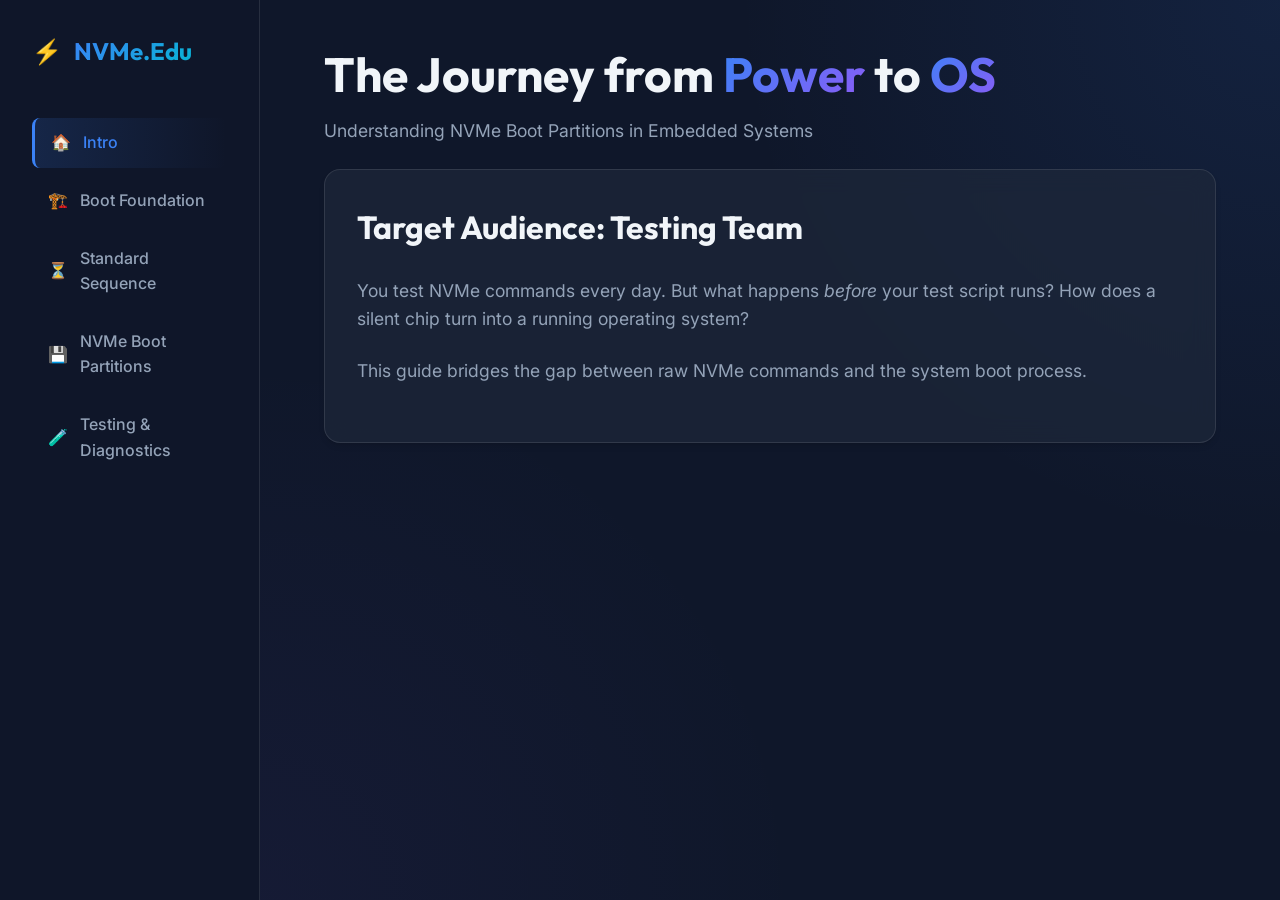
<file: index.html>
<!DOCTYPE html>
<html lang="en">

<head>
    <meta charset="UTF-8">
    <meta name="viewport" content="width=device-width, initial-scale=1.0">
    <title>NVMe Boot Partitions: A Comprehensive Guide</title>
    <meta name="description"
        content="An interactive educational guide on NVMe Boot Partitions, standard boot sequences, and testing methodologies for embedded systems.">

    <!-- Google Fonts -->
    <link rel="preconnect" href="https://fonts.googleapis.com">
    <link rel="preconnect" href="https://fonts.gstatic.com" crossorigin>
    <link
        href="https://fonts.googleapis.com/css2?family=Inter:wght@300;400;500;600;700&family=JetBrains+Mono:wght@400;500&family=Outfit:wght@300;500;700&display=swap"
        rel="stylesheet">

    <link rel="stylesheet" href="style.css">
</head>

<body>
    <div class="app-container">
        <!-- Navigation Sidebar -->
        <nav class="sidebar">
            <div class="logo">
                <span class="logo-icon">⚡</span>
                <span class="logo-text">NVMe.Edu</span>
            </div>
            <ul class="nav-links">
                <li class="active" data-target="intro">
                    <span class="icon">🏠</span> Intro
                </li>
                <li data-target="boot-foundation">
                    <span class="icon">🏗️</span> Boot Foundation
                </li>
                <li data-target="boot-sequence">
                    <span class="icon">⏳</span> Standard Sequence
                </li>
                <li data-target="nvme-bp">
                    <span class="icon">💾</span> NVMe Boot Partitions
                </li>
                <li data-target="testing">
                    <span class="icon">🧪</span> Testing & Diagnostics
                </li>
            </ul>
        </nav>

        <!-- Main Content Area -->
        <main class="content-area">

            <!-- Module 0: Introduction -->
            <section id="intro" class="module active">
                <div class="hero-header">
                    <h1 class="fade-in-up">The Journey from <span class="gradient-text">Power</span> to <span
                            class="gradient-text">OS</span></h1>
                    <p class="subtitle fade-in-up delay-1">Understanding NVMe Boot Partitions in Embedded Systems</p>
                </div>

                <div class="card glass-panel fade-in-up delay-2">
                    <h2>Target Audience: Testing Team</h2>
                    <p>You test NVMe commands every day. But what happens <em>before</em> your test script runs? How
                        does a silent chip turn into a running operating system?</p>
                    <p>This guide bridges the gap between raw NVMe commands and the system boot process.</p>
                </div>
            </section>

            <!-- Module 1: Boot Foundation -->
            <section id="boot-foundation" class="module">
                <div class="module-header">
                    <h2>Module 1: The Boot Foundation</h2>
                    <p>Solving the "Chicken and Egg" problem of computing.</p>
                </div>

                <div class="grid-2-col">
                    <div class="card glass-panel">
                        <h3>The CPU Reset Vector</h3>
                        <p>When power stabilizes, the CPU is dumb. It only knows one thing: Go to a specific address
                            (Reset Vector) and execute what's there.</p>
                        <div class="code-snippet">
                            PC (Program Counter) = 0xFFFF0
                        </div>
                    </div>
                    <div class="card glass-panel">
                        <h3>The Bootloader</h3>
                        <p>A small program whose only job is to:</p>
                        <ol>
                            <li>Initialize minimal hardware (DRAM).</li>
                            <li>Find the OS Kernel.</li>
                            <li>Load it into RAM.</li>
                            <li>Jump to it.</li>
                        </ol>
                    </div>
                </div>
            </section>

            <!-- Module 2: Professional Engineering Dashboard -->
            <section id="boot-sequence" class="module">
                <div class="module-header">
                    <h2>Engineering Dashboard: Embedded Boot Visualizer</h2>
                    <p>Schematic view of SoC Initialization, PCIe Link Training, and NVMe Boot Partition Read.</p>
                </div>

                <div class="dashboard-container glass-panel">
                    <!-- Top Bar: Clock & Voltage Rail Status -->
                    <div class="status-bar">
                        <div class="status-item">
                            <span class="label">VCC_MAIN</span>
                            <span class="value" id="val-vcc">0.0V</span>
                        </div>
                        <div class="status-item">
                            <span class="label">VCC_1V8</span>
                            <span class="value" id="val-1v8">0.0V</span>
                        </div>
                        <div class="status-item">
                            <span class="label">SYS_CLK</span>
                            <span class="value" id="val-clk">OFF</span>
                        </div>
                        <div class="status-item large">
                            <span class="label">PC (Core 0)</span>
                            <span class="value mono" id="val-pc">----</span>
                        </div>
                        <div class="sim-controls compact">
                            <select id="scenario-select" class="control-select">
                                <option value="standard">Standard Boot Sequence</option>
                                <option value="tc1">BP_01: Capability & Discovery</option>
                                <option value="tc2">BP_05: Pre-Enable Read (Sideband)</option>
                                <option value="bp11">BP_11: Active Partition Swap</option>
                                <option value="bp14">BP_14: FW Update (Download + Commit)</option>
                                <option value="bp20">BP_20: Security Lock (TP 4170)</option>
                                <option value="bp25">BP_25: Boundary / Negative Test</option>
                            </select>
                            <button id="btn-prev" class="btn-icon" disabled>⏮</button>
                            <button id="btn-play" class="btn-icon">▶</button>
                            <button id="btn-next" class="btn-icon">⏭</button>
                        </div>
                    </div>

                    <!-- Main Schematic Grid -->
                    <div class="schematic-grid">

                        <!-- Col 1: Host SoC -->
                        <div class="component-box soc-box">
                            <div class="box-header">SoC (Host Processor)</div>
                            <div class="soc-internals">
                                <div class="sub-block core-complex">
                                    <div class="block-label">ARM Cluster</div>
                                    <div class="core active" id="core-0">Core 0</div>
                                    <div class="core">Core 1</div>
                                </div>
                                <div class="sub-block internal-mem">
                                    <div class="mem-unit" id="boot-rom">
                                        <div class="block-label">Boot ROM</div>
                                        <div class="mem-cell">Reset Vector</div>
                                        <div class="mem-cell">BL1 Loader</div>
                                    </div>
                                    <div class="mem-unit" id="sram">
                                        <div class="block-label">Internal SRAM</div>
                                        <div class="mem-cell empty" id="sram-blk">Empty</div>
                                    </div>
                                </div>
                                <div class="sub-block pcie-root">
                                    <div class="block-label">PCIe Root Complex</div>
                                    <div class="phy-status" id="rc-phy">PHY: Down</div>
                                </div>
                            </div>
                        </div>

                        <!-- Col 2: The Bus (Vertical) -->
                        <div class="bus-vertical" id="pcie-link">
                            <div class="bus-lines">
                                <div class="line"></div>
                                <div class="line"></div>
                                <div class="line"></div>
                                <div class="line"></div>
                            </div>
                            <div class="bus-info">
                                <span class="bus-state" id="ltssm-state">L0 (Down)</span>
                                <span class="bus-speed" id="link-speed">--</span>
                            </div>
                        </div>

                        <!-- Col 3: NVMe Device -->
                        <div class="component-box device-box">
                            <div class="box-header">NVMe 2.0 Subsystem</div>
                            <div class="device-internals">
                                <div class="sub-block controller" id="nvme-ctrl">
                                    <div class="block-label">Controller (PF0)</div>
                                    <div class="reg-map">
                                        <div class="reg" id="reg-vs">VS</div>
                                        <div class="reg" id="reg-cap">CAP</div>
                                        <div class="reg" id="reg-cc">CC</div>
                                        <div class="reg highlight-target" id="reg-bpinfo">BPINFO</div>
                                        <div class="reg highlight-target" id="reg-bprsel">BPRSEL</div>
                                    </div>
                                </div>
                                <div class="sub-block media-flash">
                                    <div class="block-label">NAND Flash Array</div>
                                    <div class="partition" id="part-bp0">BP0</div>
                                    <div class="partition active-target" id="part-bp1">BP1 (U-Boot)</div>
                                    <div class="partition huge" id="part-user">User Namespaces</div>
                                </div>
                            </div>
                        </div>

                        <!-- Col 4: External DRAM -->
                        <div class="component-box dram-box">
                            <div class="box-header">System DDR4</div>
                            <div class="dram-map">
                                <div class="map-range" id="dram-os">
                                    <span class="range-addr">0x8000_0000</span>
                                    <span class="range-label">OS Kernel</span>
                                </div>
                                <div class="map-range" id="dram-bl2">
                                    <span class="range-addr">0x4000_0000</span>
                                    <span class="range-label">BL2 (U-Boot)</span>
                                </div>
                                <div class="map-range" id="dram-reserved">
                                    <span class="range-addr">0x0000_0000</span>
                                    <span class="range-label">Reserved</span>
                                </div>
                            </div>
                        </div>

                    </div>

                    <!-- Register Inspector (NEW) -->
                    <div class="inspector-panel glass-panel-inset" id="reg-inspector" style="display: none;">
                        <div class="inspector-header">
                            <span class="inspector-title">REGISTER INSPECTOR: <span id="insp-name"
                                    class="mono">--</span></span>
                            <span class="inspector-addr mono" id="insp-addr">Address: --</span>
                        </div>
                        <div class="bit-grid" id="insp-bits">
                            <!-- Bit fields injected by JS -->
                        </div>
                        <div class="reg-desc" id="insp-desc">--</div>
                    </div>

                    <!-- Console / Log Output -->
                    <div class="console-log glass-panel-inset" id="sim-log">
                        <span class="log-line text-muted">> System power off. Waiting for input...</span>
                    </div>
                </div>
            </section>

            <!-- Module 3: NVMe Boot Partitions -->
            <section id="nvme-bp" class="module">
                <div class="module-header">
                    <h2>Module 3: NVMe Boot Partitions (BP)</h2>
                    <p>The NVMe Spec mechanism for simplified embedded booting.</p>
                </div>

                <div class="grid-2-col">
                    <div class="card glass-panel">
                        <h3>The Complexity Problem</h3>
                        <p>Standard NVMe Read commands require a complex full-stack setup:</p>
                        <ul style="list-style: none; padding: 0; margin-top: 1rem;">
                            <li>❌ <strong>Admin Queue:</strong> Requires ASQ/ACQ memory allocation.</li>
                            <li>❌ <strong>Controller Enable:</strong> Must set `CC.EN=1` and wait for `CSTS.RDY`.</li>
                            <li>❌ <strong>Doorbell Handling:</strong> Managing submission/completion pointers.</li>
                        </ul>
                        <p style="margin-top: 1rem;"><strong>Too heavy for a 10KB on-chip BootROM!</strong></p>
                    </div>
                    <div class="card glass-panel">
                        <h3>The Spec Solution (NVMe 1.3+)</h3>
                        <p><strong>Boot Partitions</strong> allow data retrieval via simplified MMIO writes.</p>
                        <div class="code-snippet">
                            <p style="color: var(--accent-blue); margin-bottom: 0.5rem;">[Spec Definition]</p>
                            <p><strong>CAP.BPS (Bit 45):</strong> 1 = Controller Supports Boot Partitions.</p>
                            <p><strong>BPINFO (Offset 40h):</strong> Reports Size (BPSZ) & Active ID (ABPID).</p>
                            <p><strong>BPRSEL (Offset 44h):</strong> The Trigger Register.</p>
                        </div>
                    </div>
                </div>

                <div class="glass-panel" style="margin-top: 2rem;">
                    <h3>Boot Partition Layout</h3>
                    <div class="bp-visual" style="display: flex; gap: 2px; margin-top: 1rem;">
                        <div
                            style="flex: 1; min-width: 100px; padding: 1rem; background: rgba(59, 130, 246, 0.2); border: 1px solid var(--accent-blue); text-align: center;">
                            BP 0 (Backup)
                            <div style="font-size: 0.7rem;">Read-Only</div>
                        </div>
                        <div
                            style="flex: 2; min-width: 150px; padding: 1rem; background: rgba(16, 185, 129, 0.2); border: 1px solid var(--success); text-align: center;">
                            BP 1 (Active Image)
                            <div style="font-size: 0.8rem; opacity: 0.8; margin-top: 0.5rem;">U-Boot.bin</div>
                            <div style="font-size: 0.7rem; color: var(--success);">Selected by BPINFO.ABPID</div>
                        </div>
                        <div
                            style="flex: 0.5; padding: 1rem; background: rgba(255, 255, 255, 0.05); text-align: center;">
                            ...
                        </div>
                    </div>
                </div>
            </section>

            <!-- Module 4: Testing & Diagnostics -->
            <section id="testing" class="module">
                <div class="module-header">
                    <h2>Module 4: Spec Compliance Testing</h2>
                    <p>Validation Checklist for Embedded NVMe Integration.</p>
                </div>

                <div class="testing-grid">
                    <!-- DOMAIN 1: Capability -->
                    <div class="test-card glass-panel">
                        <div class="test-header">
                            <span class="test-id">Dom 1</span>
                            <h4>Capability & Discovery</h4>
                        </div>
                        <p><strong>BP_01 & BP_02</strong>: Basic compliance checks.</p>
                        <div class="checklist">
                            <div class="check-item"><span class="check-box">◻</span><span><strong>BP_01:</strong>
                                    CAP.BPS (Bit 45) must be 1.</span></div>
                            <div class="check-item"><span class="check-box">◻</span><span><strong>BP_02:</strong> BPINFO
                                    Defaults (Size > 0, ABPID Valid).</span></div>
                            <div class="check-item"><span class="check-box">◻</span><span><strong>BP_03:</strong> BPINFO
                                    is RO, BPSEL is R/W.</span></div>
                        </div>
                        <button class="btn-control run-sim-btn" data-scenario="tc1">▶ Run BP_01 (Discovery)</button>
                    </div>

                    <!-- DOMAIN 2: Pre-Enable Boot -->
                    <div class="test-card glass-panel">
                        <div class="test-header">
                            <span class="test-id">Dom 2</span>
                            <h4>Pre-Enable Boot ("PBL" Flow)</h4>
                        </div>
                        <p><strong>BP_05 - BP_09</strong>: Reading without Queues (`CC.EN=0`).</p>
                        <div class="checklist">
                            <div class="check-item"><span class="check-box">◻</span><span><strong>BP_05:</strong> Read
                                    BP0 (SBL) while Disabled.</span></div>
                            <div class="check-item"><span class="check-box">◻</span><span><strong>BP_08:</strong> BRS
                                    Polling (01b -> 10b).</span></div>
                            <div class="check-item"><span class="check-box">◻</span><span><strong>BP_09:</strong> DMA
                                    Interruption / Reset.</span></div>
                        </div>
                        <button class="btn-control run-sim-btn" data-scenario="tc2">▶ Run BP_05 (Pre-Enable
                            Read)</button>
                    </div>

                    <!-- DOMAIN 3: Active Management -->
                    <div class="test-card glass-panel">
                        <div class="test-header">
                            <span class="test-id">Dom 3</span>
                            <h4>Active Partition (Redundancy)</h4>
                        </div>
                        <p><strong>BP_10 - BP_13</strong>: Managing A/B boot slots.</p>
                        <div class="checklist">
                            <div class="check-item"><span class="check-box">◻</span><span><strong>BP_10:</strong> Read
                                    ABPID (Current Active).</span></div>
                            <div class="check-item"><span class="check-box">◻</span><span><strong>BP_11:</strong> Commit
                                    Action 7 (Swap Active).</span></div>
                            <div class="check-item"><span class="check-box">◻</span><span><strong>BP_13:</strong>
                                    Persistence across Power Cycle.</span></div>
                        </div>
                        <button class="btn-control run-sim-btn" data-scenario="bp11">▶ Run BP_11 (Swap Active)</button>
                    </div>

                    <!-- DOMAIN 4: Image Update -->
                    <div class="test-card glass-panel">
                        <div class="test-header">
                            <span class="test-id">Dom 4</span>
                            <h4>Image Update (Admin Cmds)</h4>
                        </div>
                        <p><strong>BP_14 - BP_18</strong>: FW Download & Commit.</p>
                        <div class="checklist">
                            <div class="check-item"><span class="check-box">◻</span><span><strong>BP_14:</strong> FW
                                    Image Download (Cmd 01h).</span></div>
                            <div class="check-item"><span class="check-box">◻</span><span><strong>BP_15:</strong> FW
                                    Commit Action 6 (Update Inactive).</span></div>
                            <div class="check-item"><span class="check-box">◻</span><span><strong>BP_17:</strong>
                                    Partial Update / Size Mismatch.</span></div>
                        </div>
                        <button class="btn-control run-sim-btn" data-scenario="bp14">▶ Run BP_14 (FW Update)</button>
                    </div>

                    <!-- DOMAIN 5: Security -->
                    <div class="test-card glass-panel">
                        <div class="test-header">
                            <span class="test-id">Dom 5</span>
                            <h4>TP 4170 Security (Locking)</h4>
                        </div>
                        <p><strong>BP_19 - BP_24</strong>: Write Protection.</p>
                        <div class="checklist">
                            <div class="check-item"><span class="check-box">◻</span><span><strong>BP_20:</strong> Set
                                    Feature 15h (Lock BP0).</span></div>
                            <div class="check-item"><span class="check-box">◻</span><span><strong>BP_21:</strong> Write
                                    Rejection (Status 86h).</span></div>
                            <div class="check-item"><span class="check-box">◻</span><span><strong>BP_23:</strong> Read
                                    while Locked (Must Succeed).</span></div>
                        </div>
                        <button class="btn-control run-sim-btn" data-scenario="bp20">▶ Run BP_20 (Security
                            Lock)</button>
                    </div>

                    <!-- DOMAIN 6: Boundary -->
                    <div class="test-card glass-panel">
                        <div class="test-header">
                            <span class="test-id">Dom 6</span>
                            <h4>Negative / Boundary Tests</h4>
                        </div>
                        <p><strong>BP_25 - BP_32</strong>: Error Handling.</p>
                        <div class="checklist">
                            <div class="check-item"><span class="check-box">◻</span><span><strong>BP_25:</strong> Offset
                                    Overflow (> BPSZ).</span></div>
                            <div class="check-item"><span class="check-box">◻</span><span><strong>BP_27:</strong>
                                    Invalid BPID (e.g. ID=2).</span></div>
                            <div class="check-item"><span class="check-box">◻</span><span><strong>BP_32:</strong> Hot
                                    Reset Recovery.</span></div>
                        </div>
                        <button class="btn-control run-sim-btn" data-scenario="tc3">▶ Run BP_25 (Overflow)</button>
                    </div>

                    <!-- Test Case 4 -->
                    <div class="test-card glass-panel">
                        <div class="test-header">
                            <span class="test-id">TC-04</span>
                            <h4>Performance KPI</h4>
                        </div>
                        <p>Measure critical boot timing metrics.</p>
                        <div class="metric-box">
                            <span class="metric-label">TTFI (Time To First Instruction)</span>
                            <span class="metric-val">
                                < 50ms</span>
                                    <span class="metric-desc">POR -> First valid Opcode fetch from SRAM.</span>
                        </div>
                    </div>
                </div>
            </section>

        </main>
    </div>

    <script src="script.js"></script>
</body>

</html>
</file>
<file: style.css>
:root {
    --bg-dark: #0f172a;
    --bg-card: rgba(30, 41, 59, 0.7);
    --text-primary: #f1f5f9;
    --text-secondary: #94a3b8;
    --accent-blue: #3b82f6;
    --accent-purple: #8b5cf6;
    --accent-cyan: #06b6d4;
    --accent-green: #10b981;
    --accent-orange: #f59e0b;
    --glass-border: rgba(255, 255, 255, 0.1);
    --font-heading: 'Outfit', sans-serif;
    --font-body: 'Inter', sans-serif;
    --font-mono: 'JetBrains Mono', monospace;
}

* {
    margin: 0;
    padding: 0;
    box-sizing: border-box;
}

body {
    font-family: var(--font-body);
    background-color: var(--bg-dark);
    color: var(--text-primary);
    line-height: 1.6;
    overflow-x: hidden;
    height: 100vh;
}

.app-container {
    display: flex;
    height: 100vh;
}

/* Sidebar Navigation */
.sidebar {
    width: 260px;
    background: rgba(15, 23, 42, 0.95);
    border-right: 1px solid var(--glass-border);
    padding: 2rem;
    display: flex;
    flex-direction: column;
    flex-shrink: 0;
}

.logo {
    display: flex;
    align-items: center;
    gap: 0.75rem;
    font-family: var(--font-heading);
    font-weight: 700;
    font-size: 1.5rem;
    margin-bottom: 3rem;
    color: var(--text-primary);
}

.logo-text {
    background: linear-gradient(135deg, var(--accent-blue), var(--accent-cyan));
    -webkit-background-clip: text;
    background-clip: text;
    -webkit-text-fill-color: transparent;
}

.nav-links {
    list-style: none;
    display: flex;
    flex-direction: column;
    gap: 0.5rem;
}

.nav-links li {
    padding: 0.75rem 1rem;
    border-radius: 0.5rem;
    cursor: pointer;
    transition: all 0.3s ease;
    font-weight: 500;
    color: var(--text-secondary);
    display: flex;
    align-items: center;
    gap: 0.75rem;
}

.nav-links li:hover {
    background: rgba(255, 255, 255, 0.05);
    color: var(--text-primary);
}

.nav-links li.active {
    background: linear-gradient(90deg, rgba(59, 130, 246, 0.15), transparent);
    color: var(--accent-blue);
    border-left: 3px solid var(--accent-blue);
}

/* Main Content Area */
.content-area {
    flex: 1;
    padding: 3rem 4rem;
    overflow-y: auto;
    position: relative;
    background: radial-gradient(circle at top right, rgba(59, 130, 246, 0.1), transparent 40%),
        radial-gradient(circle at bottom left, rgba(139, 92, 246, 0.05), transparent 40%);
}

.module {
    display: none;
    animation: fadeIn 0.5s ease forwards;
    max-width: 1200px;
    /* Wider for simulation */
    margin: 0 auto;
}

.module.active {
    display: block;
}

@keyframes fadeIn {
    from {
        opacity: 0;
        transform: translateY(10px);
    }

    to {
        opacity: 1;
        transform: translateY(0);
    }
}

/* Typography & Components */
h1 {
    font-family: var(--font-heading);
    font-size: 3rem;
    font-weight: 700;
    margin-bottom: 1rem;
    line-height: 1.1;
}

h2 {
    font-family: var(--font-heading);
    font-size: 2rem;
    margin-bottom: 1.5rem;
    color: var(--text-primary);
}

h3 {
    font-family: var(--font-heading);
    font-size: 1.25rem;
    margin-bottom: 1rem;
    color: var(--accent-cyan);
}

p {
    margin-bottom: 1.5rem;
    color: var(--text-secondary);
    font-size: 1.1rem;
}

.gradient-text {
    background: linear-gradient(135deg, var(--accent-blue), var(--accent-purple));
    -webkit-background-clip: text;
    background-clip: text;
    -webkit-text-fill-color: transparent;
}

.glass-panel {
    background: var(--bg-card);
    backdrop-filter: blur(12px);
    border: 1px solid var(--glass-border);
    border-radius: 1rem;
    padding: 2rem;
    box-shadow: 0 4px 6px -1px rgba(0, 0, 0, 0.1), 0 2px 4px -1px rgba(0, 0, 0, 0.06);
    margin-bottom: 2rem;
}

/* ENGINEERING DASHBOARD STYLES */
.dashboard-container {
    display: flex;
    flex-direction: column;
    gap: 1rem;
    background: #0b0f19;
    /* Darker technical background */
    border: 1px solid #334155;
    padding: 1.5rem;
    min-height: 800px;
    font-family: var(--font-mono);
}

/* Status Bar */
.status-bar {
    display: flex;
    align-items: center;
    gap: 2rem;
    padding: 1rem;
    background: rgba(15, 23, 42, 0.8);
    border-bottom: 1px solid var(--glass-border);
    border-radius: 0.5rem;
    margin-bottom: 1rem;
}

.status-item {
    display: flex;
    flex-direction: column;
    gap: 0.2rem;
}

.status-item .label {
    font-size: 0.7rem;
    color: var(--text-secondary);
    text-transform: uppercase;
}

.status-item .value {
    font-size: 1.1rem;
    font-weight: 700;
    color: var(--accent-green);
}

.status-item.large .value {
    font-size: 1.5rem;
    color: var(--accent-orange);
}

.sim-controls.compact {
    margin-left: auto;
    gap: 0.5rem;
    display: flex;
    align-items: center;
}

.control-select {
    background: rgba(255, 255, 255, 0.1);
    border: 1px solid var(--glass-border);
    color: white;
    padding: 0.4rem;
    border-radius: 4px;
    margin-right: 0.5rem;
    font-family: inherit;
    font-size: 0.8rem;
    width: 200px;
    cursor: pointer;
}

.control-select option {
    background: #0f172a;
    color: white;
}


.btn-icon {
    background: rgba(255, 255, 255, 0.1);
    border: 1px solid var(--glass-border);
    color: var(--text-primary);
    width: 40px;
    height: 40px;
    border-radius: 5px;
    cursor: pointer;
    font-size: 1.2rem;
    display: flex;
    align-items: center;
    justify-content: center;
    transition: all 0.2s;
}

.btn-icon:hover:not(:disabled) {
    background: var(--accent-blue);
    border-color: var(--accent-blue);
}

.btn-icon:disabled {
    opacity: 0.3;
    cursor: not-allowed;
}

/* Schematic Grid */
.schematic-grid {
    display: grid;
    grid-template-columns: 3fr 1fr 3fr 2fr;
    /* SoC | Bus | NVMe | DRAM */
    gap: 1.5rem;
    flex: 1;
    position: relative;
}

.component-box {
    border: 1px solid var(--text-secondary);
    background: rgba(255, 255, 255, 0.02);
    border-radius: 4px;
    display: flex;
    flex-direction: column;
    position: relative;
}

.soc-box {
    border-color: var(--accent-blue);
}

.device-box {
    border-color: var(--accent-cyan);
}

.dram-box {
    border-color: var(--accent-purple);
}

.box-header {
    background: rgba(255, 255, 255, 0.05);
    padding: 0.5rem;
    font-size: 0.8rem;
    text-transform: uppercase;
    font-weight: 700;
    text-align: center;
    border-bottom: 1px solid var(--glass-border);
}

/* Internal Layouts */
.soc-internals,
.device-internals {
    padding: 1rem;
    display: flex;
    flex-direction: column;
    gap: 1rem;
    flex: 1;
}

.sub-block {
    border: 1px dashed rgba(255, 255, 255, 0.2);
    padding: 0.5rem;
    position: relative;
    background: rgba(0, 0, 0, 0.2);
}

.block-label {
    position: absolute;
    top: -8px;
    left: 10px;
    background: #0b0f19;
    padding: 0 5px;
    font-size: 0.6rem;
    color: var(--text-secondary);
}

/* SoC Specifics */
.core-complex {
    display: flex;
    gap: 0.5rem;
    justify-content: center;
    margin-top: 5px;
}

.core {
    border: 1px solid var(--glass-border);
    padding: 0.5rem;
    font-size: 0.8rem;
    color: var(--text-secondary);
    min-width: 60px;
    text-align: center;
}

.core.active {
    border-color: var(--accent-orange);
    color: var(--accent-orange);
    box-shadow: 0 0 10px rgba(245, 158, 11, 0.2);
}

.internal-mem {
    display: grid;
    grid-template-columns: 1fr 1fr;
    gap: 0.5rem;
    margin-top: 5px;
}

.mem-unit {
    border: 1px solid var(--glass-border);
    padding: 0.5rem;
    margin-top: 5px;
}

.mem-cell {
    font-size: 0.7rem;
    padding: 2px 5px;
    border-bottom: 1px solid rgba(255, 255, 255, 0.05);
}

.mem-cell.empty {
    color: #555;
    font-style: italic;
}

.mem-cell.filled {
    background: var(--accent-green);
    color: black;
    font-weight: bold;
}

.pcie-root .phy-status {
    text-align: center;
    font-size: 0.8rem;
    color: var(--warning);
    margin-top: 0.5rem;
}

/* Bus Vertical */
.bus-vertical {
    display: flex;
    flex-direction: column;
    align-items: center;
    justify-content: center;
    border-left: 1px dotted rgba(255, 255, 255, 0.1);
    border-right: 1px dotted rgba(255, 255, 255, 0.1);
}

.bus-lines {
    display: flex;
    gap: 4px;
    height: 100%;
}

.bus-lines .line {
    width: 2px;
    background: #333;
    height: 100%;
    transition: background 0.3s;
}

.bus-info {
    text-align: center;
    margin-top: 1rem;
}

.bus-state {
    display: block;
    font-size: 0.9rem;
    font-weight: bold;
    color: var(--text-secondary);
}

.bus-vertical.active .line {
    background: var(--accent-cyan);
    box-shadow: 0 0 5px var(--accent-cyan);
}

/* NVMe Specifics */
.reg-map {
    display: grid;
    grid-template-columns: 1fr 1fr 1fr;
    gap: 0.5rem;
    margin-top: 10px;
}

.reg {
    border: 1px solid var(--glass-border);
    text-align: center;
    font-size: 0.7rem;
    padding: 4px;
    color: var(--text-secondary);
}

.reg.highlight-target {
    border-color: var(--accent-blue);
}

.reg.read-active {
    background: var(--accent-blue);
    color: white;
}

.partition {
    border: 1px solid var(--glass-border);
    margin-top: 5px;
    padding: 4px;
    font-size: 0.75rem;
    text-align: center;
    color: var(--text-secondary);
}

.partition.active-target {
    border-color: var(--accent-green);
}

.partition.reading {
    background: repeating-linear-gradient(45deg, var(--accent-green), var(--accent-green) 10px, rgba(16, 185, 129, 0.2) 10px, rgba(16, 185, 129, 0.2) 20px);
    color: white;
}

/* DRAM States */
.dram-box {
    border-color: #333;
    /* Default / Offline */
    opacity: 0.4;
    transition: all 0.5s ease;
    position: relative;
}

.dram-box.uninit::after {
    content: "OFFLINE";
    position: absolute;
    top: 50%;
    left: 50%;
    transform: translate(-50%, -50%);
    color: #555;
    font-weight: bold;
    font-size: 1.2rem;
    letter-spacing: 2px;
}

.dram-box.training {
    border-color: var(--warning);
    border-style: dashed;
    opacity: 0.8;
    animation: pulse border-pulse 1s infinite;
}

.dram-box.training::after {
    content: "TRAINING...";
    position: absolute;
    top: 50%;
    left: 50%;
    transform: translate(-50%, -50%);
    color: var(--warning);
    font-weight: bold;
    font-size: 1rem;
    animation: blink 0.5s infinite;
}

.dram-box.initialized {
    border-color: var(--accent-purple);
    border-style: solid;
    opacity: 1;
    box-shadow: 0 0 15px rgba(139, 92, 246, 0.2);
}

.dram-box.initialized .box-header {
    background: rgba(139, 92, 246, 0.2);
    color: white;
}

@keyframes border-pulse {
    0% {
        border-color: var(--warning);
        box-shadow: 0 0 0 0 rgba(245, 158, 11, 0.4);
    }

    70% {
        border-color: var(--warning);
        box-shadow: 0 0 0 10px rgba(245, 158, 11, 0);
    }

    100% {
        border-color: var(--warning);
        box-shadow: 0 0 0 0 rgba(245, 158, 11, 0);
    }
}

@keyframes blink {
    50% {
        opacity: 0;
    }
}

/* Data Packet TLP */
.tlp-packet {
    position: absolute;
    padding: 2px 6px;
    background: var(--accent-green);
    color: black;
    font-size: 0.6rem;
    font-weight: bold;
    border-radius: 2px;
    box-shadow: 0 0 5px var(--accent-green);
    z-index: 100;
    pointer-events: none;
    white-space: nowrap;
}

/* Module 4: Compliance Testing Styles */
.testing-grid {
    display: grid;
    grid-template-columns: repeat(auto-fit, minmax(350px, 1fr));
    gap: 1.5rem;
    margin-top: 1rem;
}

.test-card {
    display: flex;
    flex-direction: column;
    gap: 1rem;
    position: relative;
    overflow: hidden;
}

.test-header {
    display: flex;
    align-items: center;
    gap: 0.8rem;
    border-bottom: 1px solid var(--glass-border);
    padding-bottom: 0.5rem;
}

.test-id {
    background: rgba(255, 255, 255, 0.1);
    padding: 0.2rem 0.5rem;
    border-radius: 4px;
    font-family: var(--font-mono);
    font-size: 0.7rem;
    color: var(--accent-cyan);
}

.checklist {
    display: flex;
    flex-direction: column;
    gap: 0.8rem;
    background: rgba(0, 0, 0, 0.2);
    padding: 1rem;
    border-radius: 4px;
}

.check-item {
    display: flex;
    gap: 0.8rem;
    align-items: flex-start;
    font-size: 0.9rem;
    color: var(--text-secondary);
}

.check-box {
    color: var(--text-secondary);
    font-size: 1.1rem;
    line-height: 1;
}

.run-sim-btn {
    background: linear-gradient(135deg, var(--accent-blue), var(--accent-cyan));
    color: white;
    border: none;
    font-weight: 600;
    text-transform: uppercase;
    font-size: 0.8rem;
    letter-spacing: 1px;
    padding: 0.8rem;
    cursor: pointer;
    border-radius: 4px;
    transition: all 0.2s;
}

.run-sim-btn:hover {
    box-shadow: 0 0 15px rgba(59, 130, 246, 0.4);
    transform: translateY(-2px);
}

.metric-box {
    display: flex;
    flex-direction: column;
    align-items: center;
    background: rgba(16, 185, 129, 0.1);
    border: 1px solid var(--success);
    padding: 1rem;
    border-radius: 0.5rem;
}

.metric-label {
    font-size: 0.8rem;
    text-transform: uppercase;
    color: var(--success);
    margin-bottom: 0.5rem;
}

.metric-val {
    font-size: 2rem;
    font-weight: bold;
    color: white;
}

.metric-desc {
    font-size: 0.7rem;
    color: var(--text-secondary);
    margin-top: 0.5rem;
}

/* Inspector Panel */
.inspector-panel {
    background: rgba(15, 23, 42, 0.95);
    border: 1px solid var(--accent-blue);
    padding: 1rem;
    border-radius: 4px;
    animation: fadeIn 0.3s ease;
    margin-bottom: 0.5rem;
}

.inspector-header {
    display: flex;
    justify-content: space-between;
    margin-bottom: 1rem;
    border-bottom: 1px solid var(--glass-border);
    padding-bottom: 0.5rem;
}

.inspector-title {
    color: var(--accent-blue);
    font-weight: bold;
}

.inspector-addr {
    color: var(--text-secondary);
    font-size: 0.8rem;
}

.bit-grid {
    display: flex;
    /* Changed from grid to flex for variable width bits */
    gap: 1px;
    background: var(--glass-border);
    margin-bottom: 1rem;
    border: 1px solid var(--glass-border);
}

.bit-field {
    background: rgba(0, 0, 0, 0.3);
    padding: 0.5rem;
    text-align: center;
    position: relative;
    flex-grow: 1;
    /* Default grow */
}

.bit-field.active {
    background: rgba(59, 130, 246, 0.2);
    color: var(--accent-blue);
}

.bit-label {
    font-size: 0.7rem;
    color: var(--text-secondary);
    display: block;
    margin-bottom: 2px;
}

.bit-val {
    font-weight: bold;
    font-family: var(--font-mono);
}

.reg-desc {
    font-size: 0.8rem;
    color: var(--text-secondary);
    font-style: italic;
}

/* Console Log */
.console-log {
    height: 150px;
    /* Increased height */
    background: black;
    border-top: 1px solid var(--glass-border);
    overflow-y: auto;
    padding: 0.5rem;
    font-family: 'Courier New', monospace;
    font-size: 0.9rem;
    /* Larger font */
}

.log-line {
    display: block;
    margin-bottom: 4px;
    color: #64748b;
    transition: all 0.2s;
}

.log-line.active-log {
    color: var(--text-primary);
    font-weight: bold;
    background: rgba(255, 255, 255, 0.05);
    border-left: 3px solid var(--accent-green);
    padding-left: 5px;
}

.log-line.info {
    color: var(--accent-blue);
}

.log-line.success {
    color: var(--accent-green);
}

.log-line.warn {
    color: var(--accent-orange);
}


/* Animations */
.fade-in-up {
    opacity: 0;
    transform: translateY(20px);
    animation: fadeInUp 0.8s ease forwards;
}

.delay-1 {
    animation-delay: 0.1s;
}

.delay-2 {
    animation-delay: 0.2s;
}

.delay-3 {
    animation-delay: 0.3s;
}

@keyframes fadeInUp {
    from {
        opacity: 0;
        transform: translateY(20px);
    }

    to {
        opacity: 1;
        transform: translateY(0);
    }
}

/* Reusing grid for other modules */
.grid-2-col {
    display: grid;
    grid-template-columns: 1fr 1fr;
    gap: 2rem;
}

.code-snippet {
    background: rgba(0, 0, 0, 0.3);
    padding: 1rem;
    border-radius: 0.5rem;
    font-family: var(--font-mono);
    color: var(--success);
    font-size: 0.9rem;
    border: 1px solid var(--glass-border);
}

.bp-visual {
    display: flex;
    gap: 2px;
    margin-top: 1rem;
}
</file>
